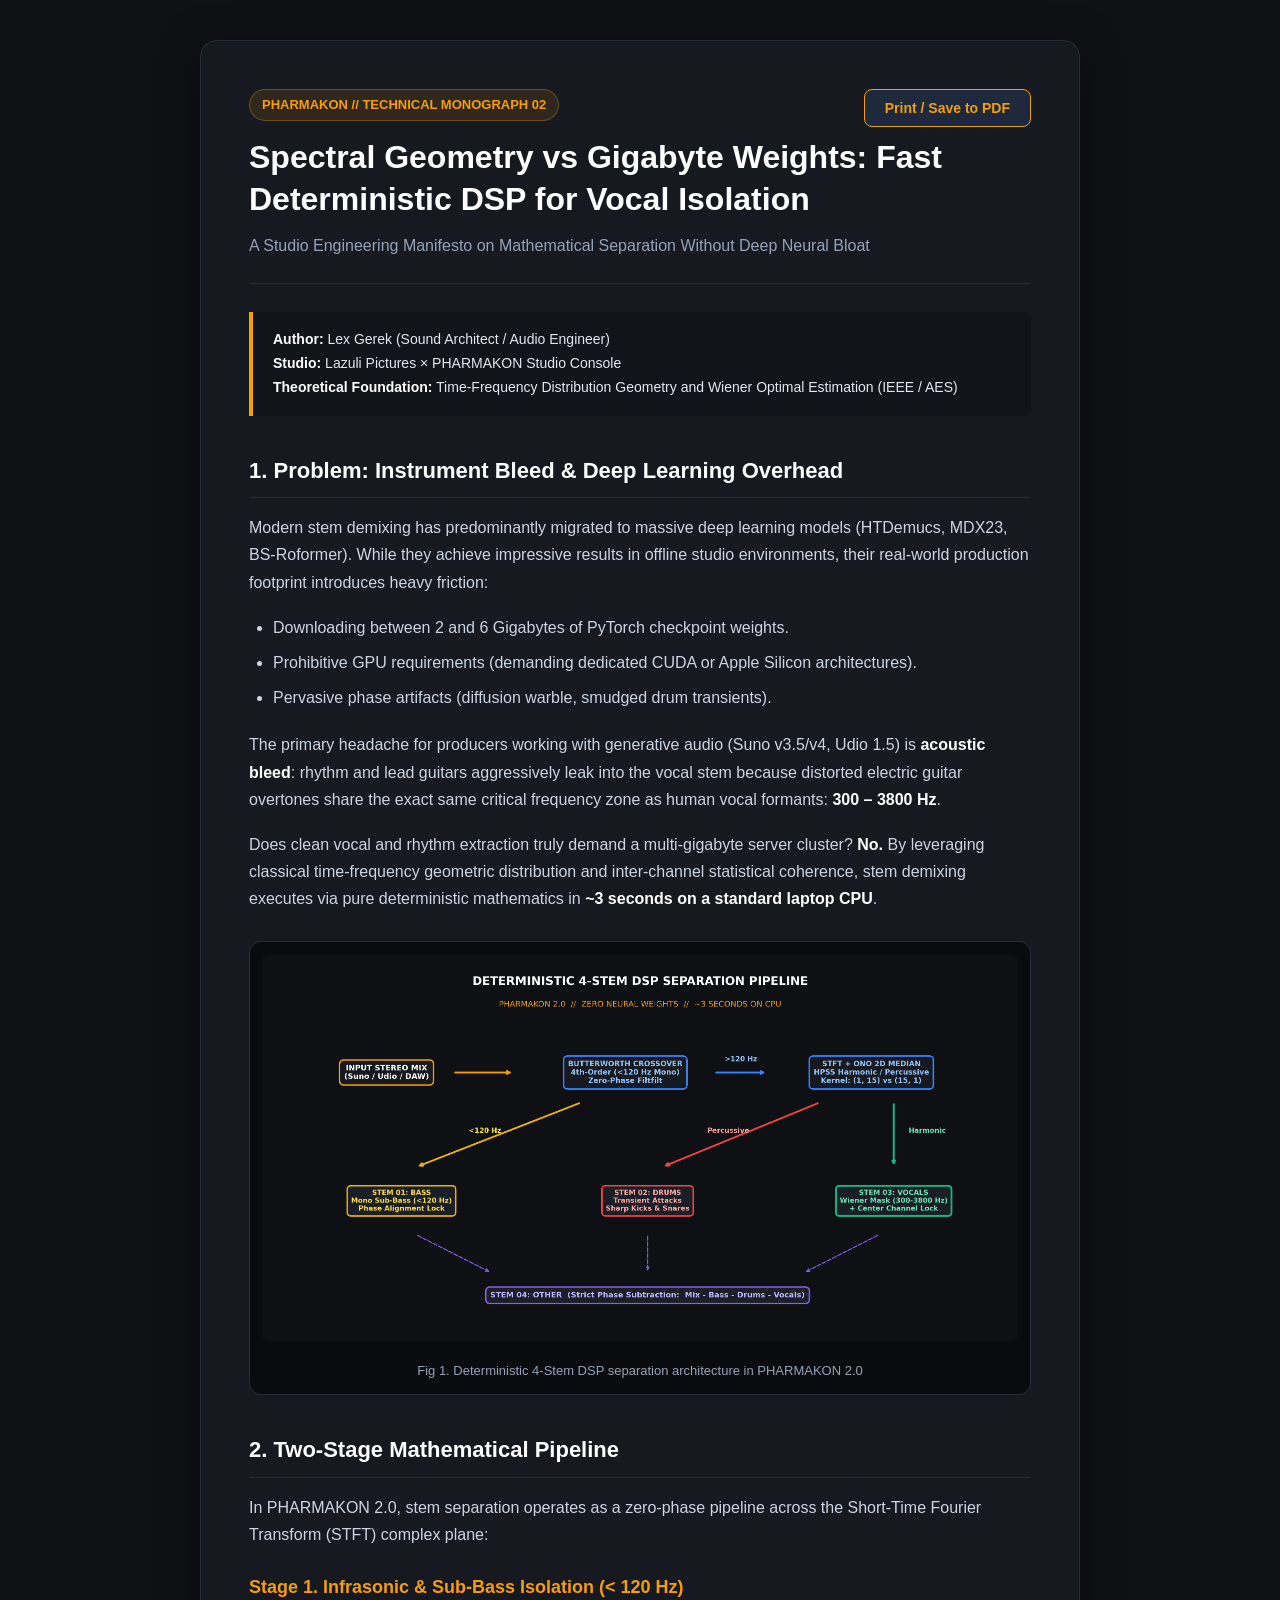
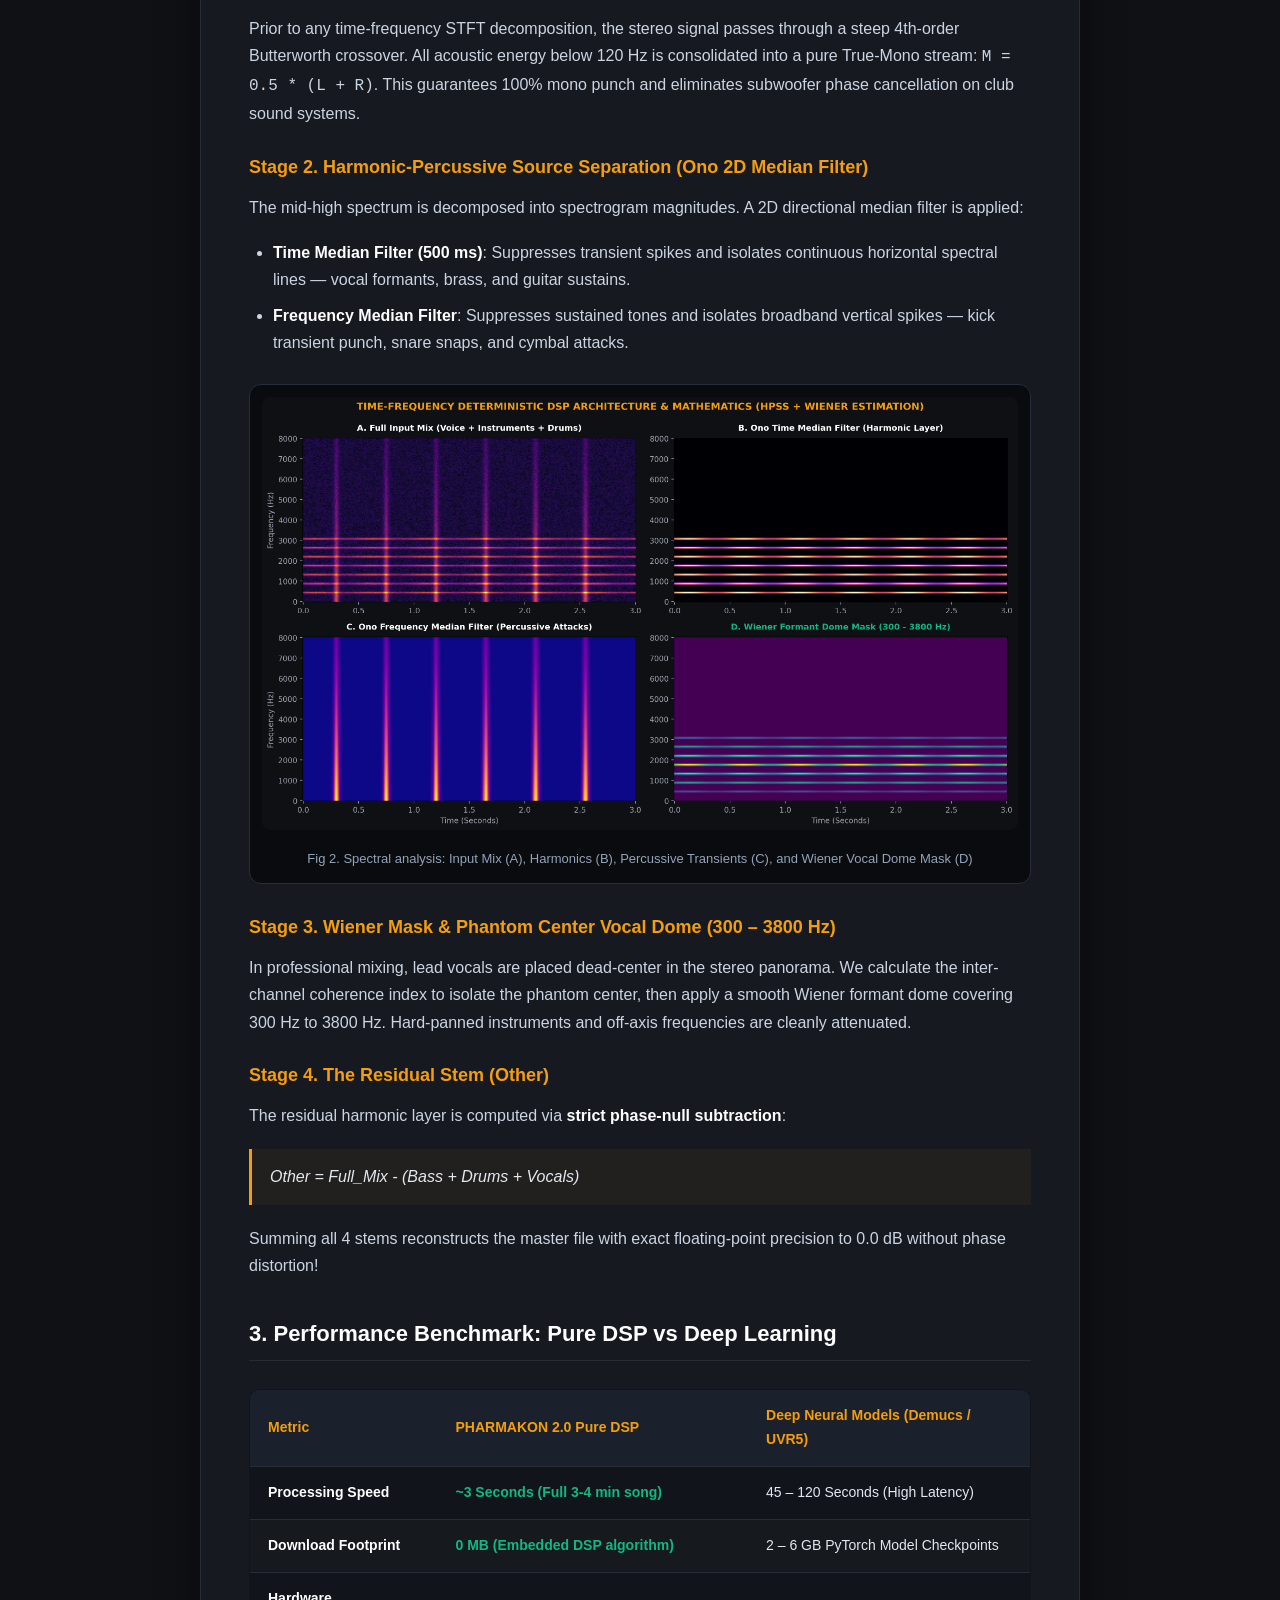
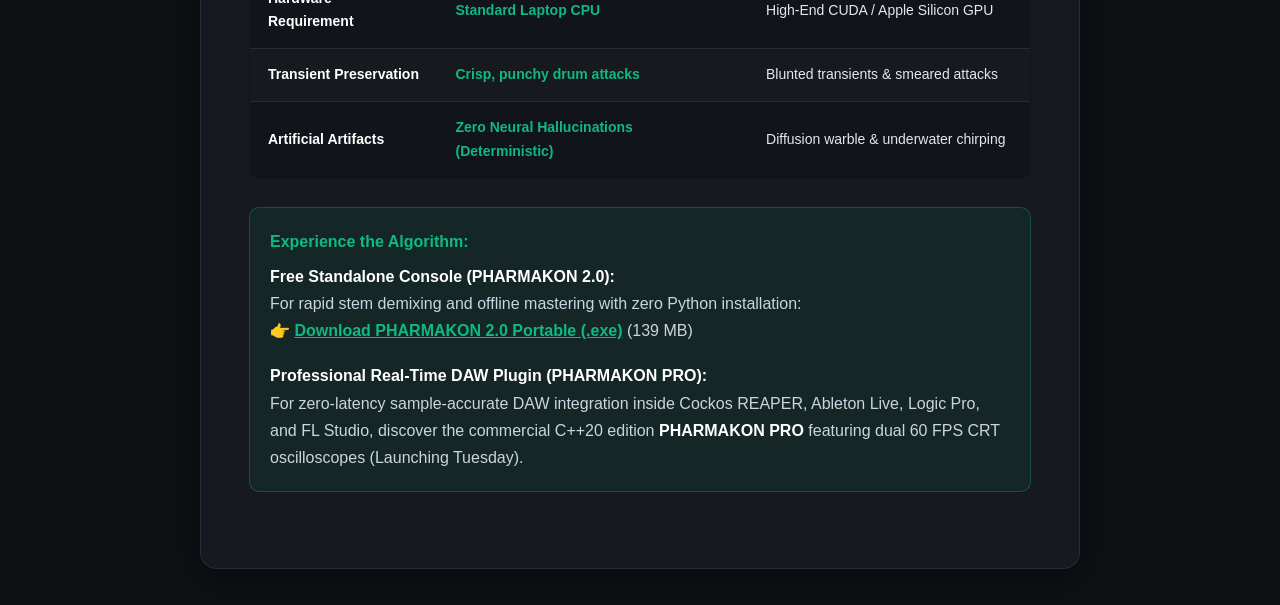
<file: articles/02_Spectral_Geometry_vs_Gigabyte_Weights_EN.html>
<!DOCTYPE html>
<html lang="en">
<head>
<meta charset="UTF-8">
<meta name="viewport" content="width=device-width, initial-scale=1.0">
<title>Spectral Geometry vs Gigabyte Weights: Fast Deterministic DSP for Vocal Isolation // PHARMAKON</title>
<style>
  :root {
    --bg: #0f1115;
    --card-bg: #161920;
    --text: #e2e8f0;
    --text-muted: #94a3b8;
    --accent: #f59e0b;
    --accent-glow: rgba(245, 158, 11, 0.2);
    --border: #262c38;
    --green: #10b981;
    --cyan: #06b6d4;
  }
  * { box-sizing: border-box; margin: 0; padding: 0; }
  body {
    background: var(--bg);
    color: var(--text);
    font-family: -apple-system, BlinkMacSystemFont, "Segoe UI", Roboto, Helvetica, Arial, sans-serif;
    line-height: 1.7;
    padding: 40px 20px;
  }
  .container {
    max-width: 880px;
    margin: 0 auto;
    background: var(--card-bg);
    border: 1px solid var(--border);
    border-radius: 16px;
    padding: 48px;
    box-shadow: 0 10px 40px rgba(0,0,0,0.5);
  }
  .print-btn {
    float: right;
    background: #1e293b;
    color: var(--accent);
    border: 1px solid var(--accent);
    padding: 10px 20px;
    border-radius: 8px;
    font-size: 14px;
    font-weight: 600;
    cursor: pointer;
    transition: all 0.2s;
  }
  .print-btn:hover {
    background: var(--accent);
    color: #000;
  }
  .meta-tag {
    display: inline-block;
    background: rgba(245, 158, 11, 0.12);
    color: var(--accent);
    padding: 4px 12px;
    border-radius: 20px;
    font-size: 13px;
    font-weight: 600;
    margin-bottom: 16px;
    border: 1px solid rgba(245, 158, 11, 0.3);
  }
  h1 {
    font-size: 32px;
    color: #ffffff;
    line-height: 1.3;
    margin-bottom: 12px;
    font-weight: 800;
  }
  .subtitle {
    font-size: 16px;
    color: var(--text-muted);
    margin-bottom: 28px;
    padding-bottom: 24px;
    border-bottom: 1px solid var(--border);
  }
  .author-box {
    background: #11141a;
    border-left: 4px solid var(--accent);
    padding: 16px 20px;
    border-radius: 0 8px 8px 0;
    margin-bottom: 32px;
    font-size: 14px;
  }
  h2 {
    font-size: 22px;
    color: #ffffff;
    margin: 36px 0 16px;
    padding-bottom: 8px;
    border-bottom: 1px solid rgba(255,255,255,0.08);
  }
  h3 {
    font-size: 18px;
    color: var(--accent);
    margin: 24px 0 12px;
  }
  p {
    margin-bottom: 18px;
    color: #cbd5e1;
    font-size: 16px;
  }
  ul, ol {
    margin-left: 24px;
    margin-bottom: 20px;
    color: #cbd5e1;
  }
  li { margin-bottom: 8px; }
  strong { color: #ffffff; }
  
  .img-card {
    background: #090b0e;
    border: 1px solid var(--border);
    border-radius: 12px;
    padding: 12px;
    margin: 28px 0;
    text-align: center;
  }
  .img-card img {
    max-width: 100%;
    height: auto;
    border-radius: 8px;
  }
  .img-caption {
    font-size: 13px;
    color: var(--text-muted);
    margin-top: 10px;
  }
  
  table {
    width: 100%;
    border-collapse: collapse;
    margin: 28px 0;
    background: #11141a;
    border-radius: 10px;
    overflow: hidden;
    border: 1px solid var(--border);
  }
  th {
    background: #1a202c;
    color: var(--accent);
    text-align: left;
    padding: 14px 18px;
    font-size: 14px;
    font-weight: 700;
  }
  td {
    padding: 14px 18px;
    border-top: 1px solid var(--border);
    font-size: 14px;
  }
  tr:nth-child(even) { background: rgba(255, 255, 255, 0.02); }
  .pure-badge {
    color: var(--green);
    font-weight: 700;
  }
  
  .callout {
    background: rgba(16, 185, 129, 0.08);
    border: 1px solid rgba(16, 185, 129, 0.3);
    border-radius: 10px;
    padding: 20px;
    margin: 28px 0;
  }
  .callout-title {
    color: var(--green);
    font-weight: 700;
    margin-bottom: 8px;
    font-size: 16px;
  }
  
  .quote-box {
    font-style: italic;
    background: rgba(245, 158, 11, 0.05);
    border-left: 3px solid var(--accent);
    padding: 14px 18px;
    margin: 20px 0;
    color: #e2e8f0;
  }

  @media print {
    body { background: #ffffff !important; color: #000000 !important; padding: 0; }
    .container { max-width: 100%; border: none; box-shadow: none; padding: 0; }
    .print-btn { display: none; }
    h1, h2, h3, strong { color: #000000 !important; }
    p, li, td { color: #222222 !important; }
    .author-box, .callout, .quote-box, table { border: 1px solid #ccc !important; background: #fafafa !important; }
    th { background: #eeeeee !important; color: #000000 !important; }
    .img-card { background: #ffffff !important; border: 1px solid #eee !important; }
  }
</style>
</head>
<body>

<div class="container">
  <button class="print-btn" onclick="window.print()">Print / Save to PDF</button>
  <span class="meta-tag">PHARMAKON // TECHNICAL MONOGRAPH 02</span>
  
  <h1>Spectral Geometry vs Gigabyte Weights: Fast Deterministic DSP for Vocal Isolation</h1>
  <div class="subtitle">A Studio Engineering Manifesto on Mathematical Separation Without Deep Neural Bloat</div>

  <div class="author-box">
    <strong>Author:</strong> Lex Gerek (Sound Architect / Audio Engineer)<br>
    <strong>Studio:</strong> Lazuli Pictures × PHARMAKON Studio Console<br>
    <strong>Theoretical Foundation:</strong> Time-Frequency Distribution Geometry and Wiener Optimal Estimation (IEEE / AES)
  </div>

  <h2>1. Problem: Instrument Bleed & Deep Learning Overhead</h2>
  <p>
    Modern stem demixing has predominantly migrated to massive deep learning models (HTDemucs, MDX23, BS-Roformer). While they achieve impressive results in offline studio environments, their real-world production footprint introduces heavy friction:
  </p>
  <ul>
    <li>Downloading between 2 and 6 Gigabytes of PyTorch checkpoint weights.</li>
    <li>Prohibitive GPU requirements (demanding dedicated CUDA or Apple Silicon architectures).</li>
    <li>Pervasive phase artifacts (diffusion warble, smudged drum transients).</li>
  </ul>
  <p>
    The primary headache for producers working with generative audio (Suno v3.5/v4, Udio 1.5) is <strong>acoustic bleed</strong>: rhythm and lead guitars aggressively leak into the vocal stem because distorted electric guitar overtones share the exact same critical frequency zone as human vocal formants: <strong>300 – 3800 Hz</strong>.
  </p>
  <p>
    Does clean vocal and rhythm extraction truly demand a multi-gigabyte server cluster? <strong>No.</strong> By leveraging classical time-frequency geometric distribution and inter-channel statistical coherence, stem demixing executes via pure deterministic mathematics in <strong>~3 seconds on a standard laptop CPU</strong>.
  </p>

  <div class="img-card">
    <img src="img/01_pipeline_4stems_en.png" alt="4-Stem DSP Crossover Pipeline">
    <div class="img-caption">Fig 1. Deterministic 4-Stem DSP separation architecture in PHARMAKON 2.0</div>
  </div>

  <h2>2. Two-Stage Mathematical Pipeline</h2>
  <p>
    In PHARMAKON 2.0, stem separation operates as a zero-phase pipeline across the Short-Time Fourier Transform (STFT) complex plane:
  </p>

  <h3>Stage 1. Infrasonic & Sub-Bass Isolation (< 120 Hz)</h3>
  <p>
    Prior to any time-frequency STFT decomposition, the stereo signal passes through a steep 4th-order Butterworth crossover. All acoustic energy below 120 Hz is consolidated into a pure True-Mono stream: <code>M = 0.5 * (L + R)</code>. This guarantees 100% mono punch and eliminates subwoofer phase cancellation on club sound systems.
  </p>

  <h3>Stage 2. Harmonic-Percussive Source Separation (Ono 2D Median Filter)</h3>
  <p>
    The mid-high spectrum is decomposed into spectrogram magnitudes. A 2D directional median filter is applied:
  </p>
  <ul>
    <li><strong>Time Median Filter (500 ms)</strong>: Suppresses transient spikes and isolates continuous horizontal spectral lines — vocal formants, brass, and guitar sustains.</li>
    <li><strong>Frequency Median Filter</strong>: Suppresses sustained tones and isolates broadband vertical spikes — kick transient punch, snare snaps, and cymbal attacks.</li>
  </ul>

  <div class="img-card">
    <img src="img/02_hpss_wiener_spectrogram_en.png" alt="HPSS and Wiener Mask Spectrograms">
    <div class="img-caption">Fig 2. Spectral analysis: Input Mix (A), Harmonics (B), Percussive Transients (C), and Wiener Vocal Dome Mask (D)</div>
  </div>

  <h3>Stage 3. Wiener Mask & Phantom Center Vocal Dome (300 – 3800 Hz)</h3>
  <p>
    In professional mixing, lead vocals are placed dead-center in the stereo panorama. We calculate the inter-channel coherence index to isolate the phantom center, then apply a smooth Wiener formant dome covering 300 Hz to 3800 Hz. Hard-panned instruments and off-axis frequencies are cleanly attenuated.
  </p>

  <h3>Stage 4. The Residual Stem (Other)</h3>
  <p>
    The residual harmonic layer is computed via <strong>strict phase-null subtraction</strong>:
  </p>
  <div class="quote-box">
    Other = Full_Mix - (Bass + Drums + Vocals)
  </div>
  <p>
    Summing all 4 stems reconstructs the master file with exact floating-point precision to 0.0 dB without phase distortion!
  </p>

  <h2>3. Performance Benchmark: Pure DSP vs Deep Learning</h2>
  
  <table>
    <thead>
      <tr>
        <th>Metric</th>
        <th>PHARMAKON 2.0 Pure DSP</th>
        <th>Deep Neural Models (Demucs / UVR5)</th>
      </tr>
    </thead>
    <tbody>
      <tr>
        <td><strong>Processing Speed</strong></td>
        <td><span class="pure-badge">~3 Seconds (Full 3-4 min song)</span></td>
        <td>45 – 120 Seconds (High Latency)</td>
      </tr>
      <tr>
        <td><strong>Download Footprint</strong></td>
        <td><span class="pure-badge">0 MB (Embedded DSP algorithm)</span></td>
        <td>2 – 6 GB PyTorch Model Checkpoints</td>
      </tr>
      <tr>
        <td><strong>Hardware Requirement</strong></td>
        <td><span class="pure-badge">Standard Laptop CPU</span></td>
        <td>High-End CUDA / Apple Silicon GPU</td>
      </tr>
      <tr>
        <td><strong>Transient Preservation</strong></td>
        <td><span class="pure-badge">Crisp, punchy drum attacks</span></td>
        <td>Blunted transients & smeared attacks</td>
      </tr>
      <tr>
        <td><strong>Artificial Artifacts</strong></td>
        <td><span class="pure-badge">Zero Neural Hallucinations (Deterministic)</span></td>
        <td>Diffusion warble & underwater chirping</td>
      </tr>
    </tbody>
  </table>

  <div class="callout">
    <div class="callout-title">Experience the Algorithm:</div>
    <p>
      <strong>Free Standalone Console (PHARMAKON 2.0):</strong><br>
      For rapid stem demixing and offline mastering with zero Python installation:<br>
      👉 <strong><a href="https://github.com/alex-gerek/PHARMAKON/releases/download/v2.0/PHARMAKON_v2.0_Windows_Portable.zip" style="color: #10b981; font-weight: bold;">Download PHARMAKON 2.0 Portable (.exe)</a></strong> (139 MB)
    </p>
    <p style="margin-top: 12px; margin-bottom: 0;">
      <strong>Professional Real-Time DAW Plugin (PHARMAKON PRO):</strong><br>
      For zero-latency sample-accurate DAW integration inside Cockos REAPER, Ableton Live, Logic Pro, and FL Studio, discover the commercial C++20 edition <strong>PHARMAKON PRO</strong> featuring dual 60 FPS CRT oscilloscopes (Launching Tuesday).
    </p>
  </div>

</div>

</body>
</html>
</file>
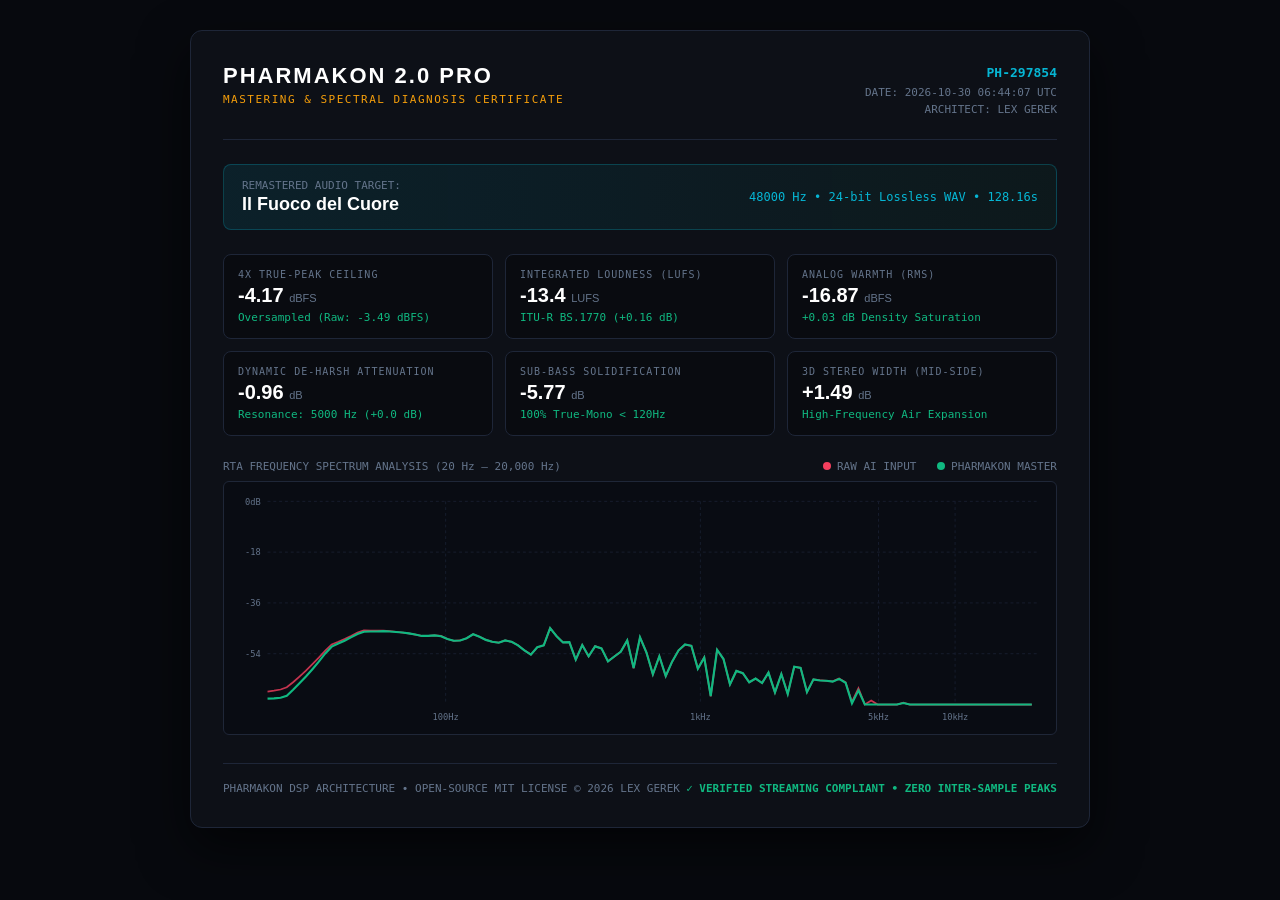
<file: uploads/Remaster/Il Fuoco del Cuore - MASTERING_REPORT.html>
<!DOCTYPE html>
<html lang="en">
<head>
  <meta charset="UTF-8">
  <title>PHARMAKON // Mastering Certificate: Il Fuoco del Cuore</title>
  <style>
    :root {
      --bg: #07090e;
      --card-bg: #0d1017;
      --border: #1e2638;
      --cyan: #06b6d4;
      --emerald: #10b981;
      --amber: #f59e0b;
      --red: #f43f5e;
      --text: #e2e8f0;
      --muted: #64748b;
    }
    * { box-sizing: border-box; margin: 0; padding: 0; }
    body {
      background: var(--bg);
      color: var(--text);
      font-family: -apple-system, BlinkMacSystemFont, "Segoe UI", Roboto, "Helvetica Neue", sans-serif;
      padding: 30px 20px;
      display: flex;
      justify-content: center;
    }
    .certificate-card {
      max-width: 900px;
      width: 100%;
      background: var(--card-bg);
      border: 1px solid var(--border);
      border-radius: 12px;
      padding: 32px;
      box-shadow: 0 20px 50px rgba(0,0,0,0.6);
      position: relative;
      overflow: hidden;
    }
    .cert-header {
      display: flex;
      justify-content: space-between;
      align-items: flex-start;
      border-bottom: 1px solid var(--border);
      padding-bottom: 20px;
      margin-bottom: 24px;
    }
    .cert-title h1 {
      font-size: 22px;
      font-weight: 800;
      letter-spacing: 2px;
      color: #fff;
    }
    .cert-title .subtitle {
      font-family: monospace;
      font-size: 11px;
      color: var(--amber);
      letter-spacing: 1.5px;
      margin-top: 4px;
    }
    .cert-meta {
      text-align: right;
      font-family: monospace;
      font-size: 11px;
      color: var(--muted);
      line-height: 1.6;
    }
    .cert-meta .serial {
      color: var(--cyan);
      font-weight: 700;
      font-size: 13px;
    }
    .track-banner {
      background: linear-gradient(90deg, rgba(6,182,212,0.1) 0%, rgba(16,185,129,0.05) 100%);
      border: 1px solid rgba(6,182,212,0.25);
      border-radius: 8px;
      padding: 14px 18px;
      margin-bottom: 24px;
      display: flex;
      justify-content: space-between;
      align-items: center;
    }
    .track-name {
      font-size: 18px;
      font-weight: 700;
      color: #fff;
    }
    .track-specs {
      font-family: monospace;
      font-size: 12px;
      color: var(--cyan);
    }
    .telemetry-grid {
      display: grid;
      grid-template-columns: repeat(3, 1fr);
      gap: 12px;
      margin-bottom: 24px;
    }
    .t-card {
      background: #090b10;
      border: 1px solid var(--border);
      border-radius: 8px;
      padding: 14px;
    }
    .t-label {
      font-family: monospace;
      font-size: 10px;
      color: var(--muted);
      letter-spacing: 1px;
      margin-bottom: 4px;
    }
    .t-val {
      font-size: 20px;
      font-weight: 800;
      color: #fff;
    }
    .t-val span { font-size: 11px; font-weight: normal; color: var(--muted); }
    .t-sub {
      font-family: monospace;
      font-size: 11px;
      color: var(--emerald);
      margin-top: 4px;
    }
    .chart-section {
      margin-bottom: 24px;
    }
    .chart-header {
      display: flex;
      justify-content: space-between;
      font-family: monospace;
      font-size: 11px;
      color: var(--muted);
      margin-bottom: 8px;
    }
    .legend-item { display: inline-flex; align-items: center; gap: 6px; margin-left: 14px; }
    .legend-dot { width: 8px; height: 8px; border-radius: 50%; }
    .cert-footer {
      display: flex;
      justify-content: space-between;
      align-items: center;
      border-top: 1px solid var(--border);
      padding-top: 18px;
      font-family: monospace;
      font-size: 11px;
      color: var(--muted);
    }
    .cert-seal {
      color: var(--emerald);
      font-weight: 700;
      display: flex;
      align-items: center;
      gap: 6px;
    }
    @media print {
      body { background: #fff; color: #000; padding: 0; }
      .certificate-card { border: 1px solid #ccc; box-shadow: none; }
    }
  </style>
</head>
<body>
  <div class="certificate-card">
    <div class="cert-header">
      <div class="cert-title">
        <h1>PHARMAKON 2.0 PRO</h1>
        <div class="subtitle">MASTERING &amp; SPECTRAL DIAGNOSIS CERTIFICATE</div>
      </div>
      <div class="cert-meta">
        <div class="serial">PH-297854</div>
        <div>DATE: 2026-10-30 06:44:07 UTC</div>
        <div>ARCHITECT: LEX GEREK</div>
      </div>
    </div>

    <div class="track-banner">
      <div>
        <div style="font-size: 11px; font-family: monospace; color: var(--muted); margin-bottom: 2px;">REMASTERED AUDIO TARGET:</div>
        <div class="track-name">Il Fuoco del Cuore</div>
      </div>
      <div class="track-specs">
        48000 Hz &bull; 24-bit Lossless WAV &bull; 128.16s
      </div>
    </div>

    <div class="telemetry-grid">
      <div class="t-card">
        <div class="t-label">4X TRUE-PEAK CEILING</div>
        <div class="t-val">-4.17 <span>dBFS</span></div>
        <div class="t-sub">Oversampled (Raw: -3.49 dBFS)</div>
      </div>
      <div class="t-card">
        <div class="t-label">INTEGRATED LOUDNESS (LUFS)</div>
        <div class="t-val">-13.4 <span>LUFS</span></div>
        <div class="t-sub">ITU-R BS.1770 (+0.16 dB)</div>
      </div>
      <div class="t-card">
        <div class="t-label">ANALOG WARMTH (RMS)</div>
        <div class="t-val">-16.87 <span>dBFS</span></div>
        <div class="t-sub">+0.03 dB Density Saturation</div>
      </div>
      <div class="t-card">
        <div class="t-label">DYNAMIC DE-HARSH ATTENUATION</div>
        <div class="t-val">-0.96 <span>dB</span></div>
        <div class="t-sub">Resonance: 5000 Hz (+0.0 dB)</div>
      </div>
      <div class="t-card">
        <div class="t-label">SUB-BASS SOLIDIFICATION</div>
        <div class="t-val">-5.77 <span>dB</span></div>
        <div class="t-sub">100% True-Mono &lt; 120Hz</div>
      </div>
      <div class="t-card">
        <div class="t-label">3D STEREO WIDTH (MID-SIDE)</div>
        <div class="t-val">+1.49 <span>dB</span></div>
        <div class="t-sub">High-Frequency Air Expansion</div>
      </div>
    </div>

    <div class="chart-section">
      <div class="chart-header">
        <span>RTA FREQUENCY SPECTRUM ANALYSIS (20 Hz &ndash; 20,000 Hz)</span>
        <div>
          <span class="legend-item"><span class="legend-dot" style="background:#f43f5e;"></span> RAW AI INPUT</span>
          <span class="legend-item"><span class="legend-dot" style="background:#10b981;"></span> PHARMAKON MASTER</span>
        </div>
      </div>
      <svg viewBox="0 0 860 260" width="100%" height="auto" style="background:#090c13; border-radius:6px; border:1px solid #1f2738;">
      <!-- Grid Lines -->
      <line x1="45" y1="20" x2="840" y2="20" stroke="#171e2e" stroke-dasharray="3,3"/>
      <text x="38" y="24" fill="#64748b" font-size="9" text-anchor="end" font-family="monospace">0dB</text>
      <line x1="45" y1="72.5" x2="840" y2="72.5" stroke="#171e2e" stroke-dasharray="3,3"/>
      <text x="38" y="75.5" fill="#64748b" font-size="9" text-anchor="end" font-family="monospace">-18</text>
      <line x1="45" y1="125.0" x2="840" y2="125.0" stroke="#171e2e" stroke-dasharray="3,3"/>
      <text x="38" y="128.0" fill="#64748b" font-size="9" text-anchor="end" font-family="monospace">-36</text>
      <line x1="45" y1="177.5" x2="840" y2="177.5" stroke="#171e2e" stroke-dasharray="3,3"/>
      <text x="38" y="180.5" fill="#64748b" font-size="9" text-anchor="end" font-family="monospace">-54</text>

      <!-- Freq Grid -->
      <line x1="229.1" y1="20" x2="229.1" y2="230" stroke="#171e2e" stroke-dasharray="3,3"/>
      <text x="229.1" y="246" fill="#64748b" font-size="9" text-anchor="middle" font-family="monospace">100Hz</text>
      <line x1="492.4" y1="20" x2="492.4" y2="230" stroke="#171e2e" stroke-dasharray="3,3"/>
      <text x="492.4" y="246" fill="#64748b" font-size="9" text-anchor="middle" font-family="monospace">1kHz</text>
      <line x1="676.5" y1="20" x2="676.5" y2="230" stroke="#171e2e" stroke-dasharray="3,3"/>
      <text x="676.5" y="246" fill="#64748b" font-size="9" text-anchor="middle" font-family="monospace">5kHz</text>
      <line x1="755.7" y1="20" x2="755.7" y2="230" stroke="#171e2e" stroke-dasharray="3,3"/>
      <text x="755.7" y="246" fill="#64748b" font-size="9" text-anchor="middle" font-family="monospace">10kHz</text>

      <!-- Curves -->
      <path d="M 45.0,216.6 L 51.7,215.7 L 58.5,214.5 L 64.9,212.2 L 71.4,207.0 L 78.0,201.1 L 84.7,195.0 L 91.4,188.3 L 98.0,181.6 L 104.7,174.3 L 111.3,167.9 L 118.1,165.2 L 124.6,162.3 L 131.2,159.1 L 138.0,155.6 L 144.6,153.3 L 151.2,153.6 L 158.0,153.6 L 164.6,153.6 L 171.2,154.2 L 177.8,154.8 L 184.5,155.6 L 191.0,156.5 L 197.7,157.7 L 204.4,159.1 L 211.0,159.1 L 217.6,158.5 L 224.3,159.1 L 230.9,162.3 L 237.5,164.1 L 244.1,163.8 L 250.8,161.5 L 257.5,157.4 L 264.1,160.0 L 270.7,163.2 L 277.3,165.2 L 284.0,166.1 L 290.6,163.8 L 297.3,165.2 L 303.9,168.8 L 310.5,174.0 L 317.2,178.4 L 323.8,170.8 L 330.5,168.8 L 337.1,151.0 L 343.8,159.4 L 350.4,165.8 L 357.0,165.5 L 363.6,183.6 L 370.3,168.5 L 376.9,180.4 L 383.6,169.6 L 390.2,172.0 L 396.9,185.4 L 403.5,180.4 L 410.1,175.5 L 416.8,163.8 L 423.4,192.7 L 430.0,160.6 L 436.7,176.3 L 443.3,198.8 L 450.0,180.1 L 456.6,200.8 L 463.2,185.7 L 469.9,174.0 L 476.5,168.2 L 483.1,169.3 L 489.8,192.7 L 496.4,181.3 L 503.1,221.5 L 509.7,173.4 L 516.3,183.0 L 523.0,209.3 L 529.6,195.3 L 536.3,197.6 L 542.9,207.0 L 549.5,203.2 L 556.2,207.8 L 562.8,197.0 L 569.5,217.5 L 576.1,198.5 L 582.7,218.9 L 589.4,190.9 L 596.0,192.1 L 602.6,217.2 L 609.3,204.0 L 615.9,204.9 L 622.6,205.5 L 629.2,206.1 L 635.8,203.2 L 642.5,207.0 L 649.1,227.4 L 655.8,213.1 L 662.4,230.0 L 669.0,225.9 L 675.7,230.0 L 682.3,230.0 L 688.9,230.0 L 695.6,230.0 L 702.2,228.2 L 708.9,230.0 L 715.5,230.0 L 722.1,230.0 L 728.8,230.0 L 735.4,230.0 L 742.1,230.0 L 748.7,230.0 L 755.3,230.0 L 762.0,230.0 L 768.6,230.0 L 775.3,230.0 L 781.9,230.0 L 788.5,230.0 L 795.2,230.0 L 801.8,230.0 L 808.4,230.0 L 815.1,230.0 L 821.7,230.0 L 828.4,230.0 L 835.0,230.0" fill="none" stroke="#f43f5e" stroke-width="1.8" opacity="0.8"/>
      <path d="M 45.0,223.9 L 51.7,223.6 L 58.5,223.0 L 64.9,221.0 L 71.4,214.8 L 78.0,208.1 L 84.7,201.1 L 91.4,193.5 L 98.0,185.7 L 104.7,177.2 L 111.3,170.2 L 118.1,167.0 L 124.6,164.1 L 131.2,160.6 L 138.0,157.1 L 144.6,154.8 L 151.2,154.5 L 158.0,154.5 L 164.6,154.2 L 171.2,154.5 L 177.8,155.0 L 184.5,155.6 L 191.0,156.5 L 197.7,157.7 L 204.4,159.1 L 211.0,159.1 L 217.6,158.5 L 224.3,159.4 L 230.9,162.3 L 237.5,164.1 L 244.1,163.8 L 250.8,161.5 L 257.5,157.4 L 264.1,160.0 L 270.7,163.2 L 277.3,165.2 L 284.0,166.1 L 290.6,163.8 L 297.3,165.2 L 303.9,168.8 L 310.5,174.0 L 317.2,178.4 L 323.8,170.8 L 330.5,168.8 L 337.1,151.0 L 343.8,159.4 L 350.4,165.8 L 357.0,165.5 L 363.6,183.6 L 370.3,168.5 L 376.9,180.1 L 383.6,169.9 L 390.2,172.0 L 396.9,185.4 L 403.5,180.4 L 410.1,175.5 L 416.8,163.8 L 423.4,192.4 L 430.0,160.6 L 436.7,176.3 L 443.3,198.8 L 450.0,180.1 L 456.6,200.5 L 463.2,185.7 L 469.9,174.0 L 476.5,167.9 L 483.1,169.3 L 489.8,193.0 L 496.4,181.6 L 503.1,221.2 L 509.7,173.4 L 516.3,183.0 L 523.0,209.3 L 529.6,195.3 L 536.3,197.6 L 542.9,207.0 L 549.5,203.2 L 556.2,207.8 L 562.8,197.0 L 569.5,217.5 L 576.1,198.5 L 582.7,219.2 L 589.4,190.9 L 596.0,192.1 L 602.6,217.2 L 609.3,204.0 L 615.9,205.2 L 622.6,205.5 L 629.2,206.4 L 635.8,203.5 L 642.5,207.5 L 649.1,228.8 L 655.8,215.4 L 662.4,230.0 L 669.0,230.0 L 675.7,230.0 L 682.3,230.0 L 688.9,230.0 L 695.6,230.0 L 702.2,228.5 L 708.9,230.0 L 715.5,230.0 L 722.1,230.0 L 728.8,230.0 L 735.4,230.0 L 742.1,230.0 L 748.7,230.0 L 755.3,230.0 L 762.0,230.0 L 768.6,230.0 L 775.3,230.0 L 781.9,230.0 L 788.5,230.0 L 795.2,230.0 L 801.8,230.0 L 808.4,230.0 L 815.1,230.0 L 821.7,230.0 L 828.4,230.0 L 835.0,230.0" fill="none" stroke="#10b981" stroke-width="2.2"/>
    </svg>
    </div>

    <div class="cert-footer">
      <div>PHARMAKON DSP ARCHITECTURE &bull; OPEN-SOURCE MIT LICENSE &copy; 2026 LEX GEREK</div>
      <div class="cert-seal">&#10003; VERIFIED STREAMING COMPLIANT &bull; ZERO INTER-SAMPLE PEAKS</div>
    </div>
  </div>
</body>
</html>
</file>
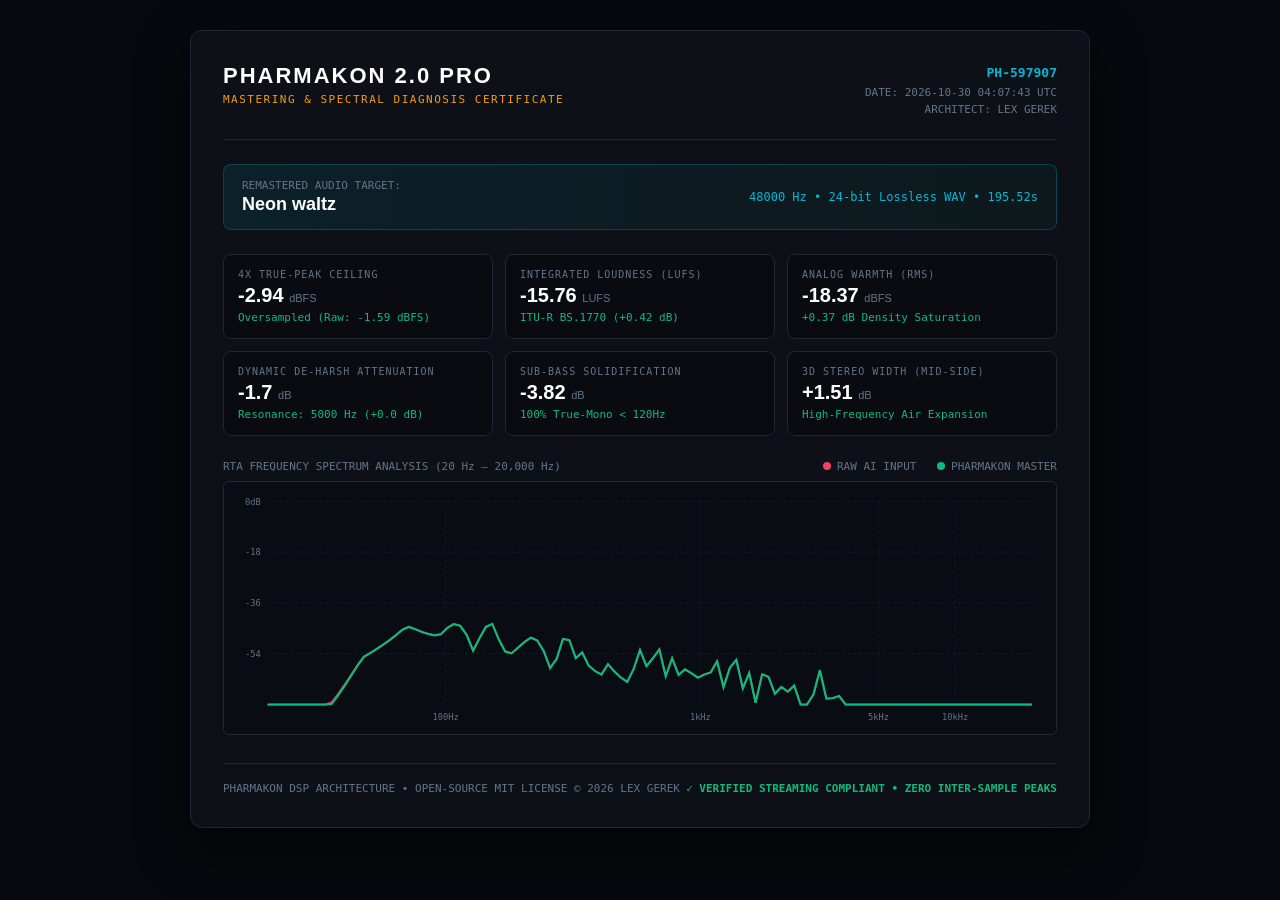
<file: uploads/Remaster/Neon waltz - MASTERING_REPORT.html>
<!DOCTYPE html>
<html lang="en">
<head>
  <meta charset="UTF-8">
  <title>PHARMAKON // Mastering Certificate: Neon waltz</title>
  <style>
    :root {
      --bg: #07090e;
      --card-bg: #0d1017;
      --border: #1e2638;
      --cyan: #06b6d4;
      --emerald: #10b981;
      --amber: #f59e0b;
      --red: #f43f5e;
      --text: #e2e8f0;
      --muted: #64748b;
    }
    * { box-sizing: border-box; margin: 0; padding: 0; }
    body {
      background: var(--bg);
      color: var(--text);
      font-family: -apple-system, BlinkMacSystemFont, "Segoe UI", Roboto, "Helvetica Neue", sans-serif;
      padding: 30px 20px;
      display: flex;
      justify-content: center;
    }
    .certificate-card {
      max-width: 900px;
      width: 100%;
      background: var(--card-bg);
      border: 1px solid var(--border);
      border-radius: 12px;
      padding: 32px;
      box-shadow: 0 20px 50px rgba(0,0,0,0.6);
      position: relative;
      overflow: hidden;
    }
    .cert-header {
      display: flex;
      justify-content: space-between;
      align-items: flex-start;
      border-bottom: 1px solid var(--border);
      padding-bottom: 20px;
      margin-bottom: 24px;
    }
    .cert-title h1 {
      font-size: 22px;
      font-weight: 800;
      letter-spacing: 2px;
      color: #fff;
    }
    .cert-title .subtitle {
      font-family: monospace;
      font-size: 11px;
      color: var(--amber);
      letter-spacing: 1.5px;
      margin-top: 4px;
    }
    .cert-meta {
      text-align: right;
      font-family: monospace;
      font-size: 11px;
      color: var(--muted);
      line-height: 1.6;
    }
    .cert-meta .serial {
      color: var(--cyan);
      font-weight: 700;
      font-size: 13px;
    }
    .track-banner {
      background: linear-gradient(90deg, rgba(6,182,212,0.1) 0%, rgba(16,185,129,0.05) 100%);
      border: 1px solid rgba(6,182,212,0.25);
      border-radius: 8px;
      padding: 14px 18px;
      margin-bottom: 24px;
      display: flex;
      justify-content: space-between;
      align-items: center;
    }
    .track-name {
      font-size: 18px;
      font-weight: 700;
      color: #fff;
    }
    .track-specs {
      font-family: monospace;
      font-size: 12px;
      color: var(--cyan);
    }
    .telemetry-grid {
      display: grid;
      grid-template-columns: repeat(3, 1fr);
      gap: 12px;
      margin-bottom: 24px;
    }
    .t-card {
      background: #090b10;
      border: 1px solid var(--border);
      border-radius: 8px;
      padding: 14px;
    }
    .t-label {
      font-family: monospace;
      font-size: 10px;
      color: var(--muted);
      letter-spacing: 1px;
      margin-bottom: 4px;
    }
    .t-val {
      font-size: 20px;
      font-weight: 800;
      color: #fff;
    }
    .t-val span { font-size: 11px; font-weight: normal; color: var(--muted); }
    .t-sub {
      font-family: monospace;
      font-size: 11px;
      color: var(--emerald);
      margin-top: 4px;
    }
    .chart-section {
      margin-bottom: 24px;
    }
    .chart-header {
      display: flex;
      justify-content: space-between;
      font-family: monospace;
      font-size: 11px;
      color: var(--muted);
      margin-bottom: 8px;
    }
    .legend-item { display: inline-flex; align-items: center; gap: 6px; margin-left: 14px; }
    .legend-dot { width: 8px; height: 8px; border-radius: 50%; }
    .cert-footer {
      display: flex;
      justify-content: space-between;
      align-items: center;
      border-top: 1px solid var(--border);
      padding-top: 18px;
      font-family: monospace;
      font-size: 11px;
      color: var(--muted);
    }
    .cert-seal {
      color: var(--emerald);
      font-weight: 700;
      display: flex;
      align-items: center;
      gap: 6px;
    }
    @media print {
      body { background: #fff; color: #000; padding: 0; }
      .certificate-card { border: 1px solid #ccc; box-shadow: none; }
    }
  </style>
</head>
<body>
  <div class="certificate-card">
    <div class="cert-header">
      <div class="cert-title">
        <h1>PHARMAKON 2.0 PRO</h1>
        <div class="subtitle">MASTERING &amp; SPECTRAL DIAGNOSIS CERTIFICATE</div>
      </div>
      <div class="cert-meta">
        <div class="serial">PH-597907</div>
        <div>DATE: 2026-10-30 04:07:43 UTC</div>
        <div>ARCHITECT: LEX GEREK</div>
      </div>
    </div>

    <div class="track-banner">
      <div>
        <div style="font-size: 11px; font-family: monospace; color: var(--muted); margin-bottom: 2px;">REMASTERED AUDIO TARGET:</div>
        <div class="track-name">Neon waltz</div>
      </div>
      <div class="track-specs">
        48000 Hz &bull; 24-bit Lossless WAV &bull; 195.52s
      </div>
    </div>

    <div class="telemetry-grid">
      <div class="t-card">
        <div class="t-label">4X TRUE-PEAK CEILING</div>
        <div class="t-val">-2.94 <span>dBFS</span></div>
        <div class="t-sub">Oversampled (Raw: -1.59 dBFS)</div>
      </div>
      <div class="t-card">
        <div class="t-label">INTEGRATED LOUDNESS (LUFS)</div>
        <div class="t-val">-15.76 <span>LUFS</span></div>
        <div class="t-sub">ITU-R BS.1770 (+0.42 dB)</div>
      </div>
      <div class="t-card">
        <div class="t-label">ANALOG WARMTH (RMS)</div>
        <div class="t-val">-18.37 <span>dBFS</span></div>
        <div class="t-sub">+0.37 dB Density Saturation</div>
      </div>
      <div class="t-card">
        <div class="t-label">DYNAMIC DE-HARSH ATTENUATION</div>
        <div class="t-val">-1.7 <span>dB</span></div>
        <div class="t-sub">Resonance: 5000 Hz (+0.0 dB)</div>
      </div>
      <div class="t-card">
        <div class="t-label">SUB-BASS SOLIDIFICATION</div>
        <div class="t-val">-3.82 <span>dB</span></div>
        <div class="t-sub">100% True-Mono &lt; 120Hz</div>
      </div>
      <div class="t-card">
        <div class="t-label">3D STEREO WIDTH (MID-SIDE)</div>
        <div class="t-val">+1.51 <span>dB</span></div>
        <div class="t-sub">High-Frequency Air Expansion</div>
      </div>
    </div>

    <div class="chart-section">
      <div class="chart-header">
        <span>RTA FREQUENCY SPECTRUM ANALYSIS (20 Hz &ndash; 20,000 Hz)</span>
        <div>
          <span class="legend-item"><span class="legend-dot" style="background:#f43f5e;"></span> RAW AI INPUT</span>
          <span class="legend-item"><span class="legend-dot" style="background:#10b981;"></span> PHARMAKON MASTER</span>
        </div>
      </div>
      <svg viewBox="0 0 860 260" width="100%" height="auto" style="background:#090c13; border-radius:6px; border:1px solid #1f2738;">
      <!-- Grid Lines -->
      <line x1="45" y1="20" x2="840" y2="20" stroke="#171e2e" stroke-dasharray="3,3"/>
      <text x="38" y="24" fill="#64748b" font-size="9" text-anchor="end" font-family="monospace">0dB</text>
      <line x1="45" y1="72.5" x2="840" y2="72.5" stroke="#171e2e" stroke-dasharray="3,3"/>
      <text x="38" y="75.5" fill="#64748b" font-size="9" text-anchor="end" font-family="monospace">-18</text>
      <line x1="45" y1="125.0" x2="840" y2="125.0" stroke="#171e2e" stroke-dasharray="3,3"/>
      <text x="38" y="128.0" fill="#64748b" font-size="9" text-anchor="end" font-family="monospace">-36</text>
      <line x1="45" y1="177.5" x2="840" y2="177.5" stroke="#171e2e" stroke-dasharray="3,3"/>
      <text x="38" y="180.5" fill="#64748b" font-size="9" text-anchor="end" font-family="monospace">-54</text>

      <!-- Freq Grid -->
      <line x1="229.1" y1="20" x2="229.1" y2="230" stroke="#171e2e" stroke-dasharray="3,3"/>
      <text x="229.1" y="246" fill="#64748b" font-size="9" text-anchor="middle" font-family="monospace">100Hz</text>
      <line x1="492.4" y1="20" x2="492.4" y2="230" stroke="#171e2e" stroke-dasharray="3,3"/>
      <text x="492.4" y="246" fill="#64748b" font-size="9" text-anchor="middle" font-family="monospace">1kHz</text>
      <line x1="676.5" y1="20" x2="676.5" y2="230" stroke="#171e2e" stroke-dasharray="3,3"/>
      <text x="676.5" y="246" fill="#64748b" font-size="9" text-anchor="middle" font-family="monospace">5kHz</text>
      <line x1="755.7" y1="20" x2="755.7" y2="230" stroke="#171e2e" stroke-dasharray="3,3"/>
      <text x="755.7" y="246" fill="#64748b" font-size="9" text-anchor="middle" font-family="monospace">10kHz</text>

      <!-- Curves -->
      <path d="M 45.0,230.0 L 51.7,230.0 L 58.5,230.0 L 64.9,230.0 L 71.4,230.0 L 78.0,230.0 L 84.7,230.0 L 91.4,230.0 L 98.0,230.0 L 104.7,230.0 L 111.3,227.4 L 118.1,218.6 L 124.6,209.3 L 131.2,199.4 L 138.0,189.2 L 144.6,180.4 L 151.2,176.6 L 158.0,172.3 L 164.6,167.9 L 171.2,163.2 L 177.8,158.0 L 184.5,152.4 L 191.0,149.5 L 197.7,152.1 L 204.4,154.8 L 211.0,156.8 L 217.6,158.5 L 224.3,157.1 L 230.9,150.7 L 237.5,146.6 L 244.1,148.6 L 250.8,158.0 L 257.5,174.3 L 264.1,161.5 L 270.7,149.8 L 277.3,146.6 L 284.0,162.6 L 290.6,174.9 L 297.3,176.9 L 303.9,171.1 L 310.5,165.2 L 317.2,160.6 L 323.8,163.5 L 330.5,174.6 L 337.1,192.1 L 343.8,182.5 L 350.4,162.0 L 357.0,163.5 L 363.6,181.9 L 370.3,176.0 L 376.9,189.5 L 383.6,195.3 L 390.2,198.8 L 396.9,188.0 L 403.5,195.6 L 410.1,202.0 L 416.8,206.4 L 423.4,193.5 L 430.0,173.4 L 436.7,190.3 L 443.3,182.2 L 450.0,172.8 L 456.6,200.8 L 463.2,181.9 L 469.9,199.4 L 476.5,193.5 L 483.1,197.6 L 489.8,202.0 L 496.4,198.8 L 503.1,196.8 L 509.7,185.1 L 516.3,211.6 L 523.0,191.8 L 529.6,183.6 L 536.3,213.1 L 542.9,197.0 L 549.5,228.2 L 556.2,198.8 L 562.8,201.4 L 569.5,218.9 L 576.1,211.9 L 582.7,216.6 L 589.4,210.2 L 596.0,230.0 L 602.6,230.0 L 609.3,219.5 L 615.9,194.4 L 622.6,223.6 L 629.2,223.3 L 635.8,221.2 L 642.5,230.0 L 649.1,230.0 L 655.8,230.0 L 662.4,230.0 L 669.0,230.0 L 675.7,230.0 L 682.3,230.0 L 688.9,230.0 L 695.6,230.0 L 702.2,230.0 L 708.9,230.0 L 715.5,230.0 L 722.1,230.0 L 728.8,230.0 L 735.4,230.0 L 742.1,230.0 L 748.7,230.0 L 755.3,230.0 L 762.0,230.0 L 768.6,230.0 L 775.3,230.0 L 781.9,230.0 L 788.5,230.0 L 795.2,230.0 L 801.8,230.0 L 808.4,230.0 L 815.1,230.0 L 821.7,230.0 L 828.4,230.0 L 835.0,230.0" fill="none" stroke="#f43f5e" stroke-width="1.8" opacity="0.8"/>
      <path d="M 45.0,230.0 L 51.7,230.0 L 58.5,230.0 L 64.9,230.0 L 71.4,230.0 L 78.0,230.0 L 84.7,230.0 L 91.4,230.0 L 98.0,230.0 L 104.7,230.0 L 111.3,229.4 L 118.1,220.4 L 124.6,210.8 L 131.2,200.5 L 138.0,189.8 L 144.6,180.7 L 151.2,176.9 L 158.0,172.5 L 164.6,168.2 L 171.2,163.5 L 177.8,158.2 L 184.5,152.7 L 191.0,149.8 L 197.7,152.1 L 204.4,155.0 L 211.0,157.1 L 217.6,158.5 L 224.3,157.4 L 230.9,150.7 L 237.5,146.9 L 244.1,148.6 L 250.8,158.0 L 257.5,174.3 L 264.1,161.5 L 270.7,149.8 L 277.3,146.6 L 284.0,162.6 L 290.6,175.2 L 297.3,177.2 L 303.9,171.4 L 310.5,165.5 L 317.2,160.9 L 323.8,163.8 L 330.5,174.9 L 337.1,192.4 L 343.8,183.0 L 350.4,162.3 L 357.0,163.5 L 363.6,182.2 L 370.3,176.3 L 376.9,189.8 L 383.6,195.6 L 390.2,199.1 L 396.9,188.3 L 403.5,195.9 L 410.1,202.0 L 416.8,206.7 L 423.4,193.5 L 430.0,173.7 L 436.7,190.3 L 443.3,182.2 L 450.0,173.1 L 456.6,200.8 L 463.2,182.2 L 469.9,199.4 L 476.5,193.8 L 483.1,197.6 L 489.8,202.3 L 496.4,199.1 L 503.1,196.8 L 509.7,185.4 L 516.3,212.2 L 523.0,191.8 L 529.6,183.9 L 536.3,213.4 L 542.9,197.6 L 549.5,228.2 L 556.2,198.8 L 562.8,201.4 L 569.5,218.9 L 576.1,211.9 L 582.7,216.6 L 589.4,210.5 L 596.0,230.0 L 602.6,230.0 L 609.3,219.8 L 615.9,194.7 L 622.6,223.9 L 629.2,223.6 L 635.8,221.2 L 642.5,230.0 L 649.1,230.0 L 655.8,230.0 L 662.4,230.0 L 669.0,230.0 L 675.7,230.0 L 682.3,230.0 L 688.9,230.0 L 695.6,230.0 L 702.2,230.0 L 708.9,230.0 L 715.5,230.0 L 722.1,230.0 L 728.8,230.0 L 735.4,230.0 L 742.1,230.0 L 748.7,230.0 L 755.3,230.0 L 762.0,230.0 L 768.6,230.0 L 775.3,230.0 L 781.9,230.0 L 788.5,230.0 L 795.2,230.0 L 801.8,230.0 L 808.4,230.0 L 815.1,230.0 L 821.7,230.0 L 828.4,230.0 L 835.0,230.0" fill="none" stroke="#10b981" stroke-width="2.2"/>
    </svg>
    </div>

    <div class="cert-footer">
      <div>PHARMAKON DSP ARCHITECTURE &bull; OPEN-SOURCE MIT LICENSE &copy; 2026 LEX GEREK</div>
      <div class="cert-seal">&#10003; VERIFIED STREAMING COMPLIANT &bull; ZERO INTER-SAMPLE PEAKS</div>
    </div>
  </div>
</body>
</html>
</file>
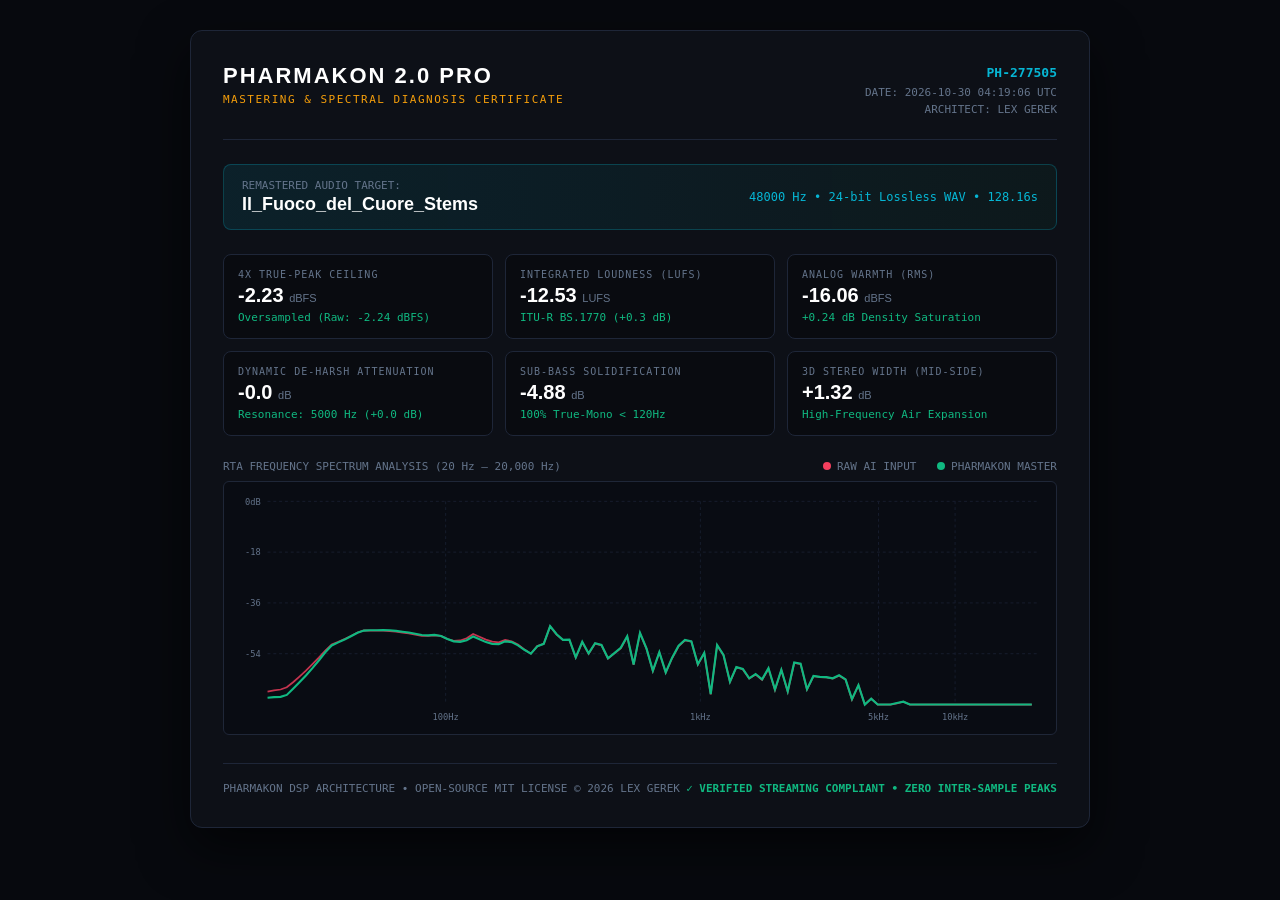
<file: uploads/Il_Fuoco_del_Cuore_Stems/Remaster/Il_Fuoco_del_Cuore_Stems - MASTERING_REPORT.html>
<!DOCTYPE html>
<html lang="en">
<head>
  <meta charset="UTF-8">
  <title>PHARMAKON // Mastering Certificate: Il_Fuoco_del_Cuore_Stems</title>
  <style>
    :root {
      --bg: #07090e;
      --card-bg: #0d1017;
      --border: #1e2638;
      --cyan: #06b6d4;
      --emerald: #10b981;
      --amber: #f59e0b;
      --red: #f43f5e;
      --text: #e2e8f0;
      --muted: #64748b;
    }
    * { box-sizing: border-box; margin: 0; padding: 0; }
    body {
      background: var(--bg);
      color: var(--text);
      font-family: -apple-system, BlinkMacSystemFont, "Segoe UI", Roboto, "Helvetica Neue", sans-serif;
      padding: 30px 20px;
      display: flex;
      justify-content: center;
    }
    .certificate-card {
      max-width: 900px;
      width: 100%;
      background: var(--card-bg);
      border: 1px solid var(--border);
      border-radius: 12px;
      padding: 32px;
      box-shadow: 0 20px 50px rgba(0,0,0,0.6);
      position: relative;
      overflow: hidden;
    }
    .cert-header {
      display: flex;
      justify-content: space-between;
      align-items: flex-start;
      border-bottom: 1px solid var(--border);
      padding-bottom: 20px;
      margin-bottom: 24px;
    }
    .cert-title h1 {
      font-size: 22px;
      font-weight: 800;
      letter-spacing: 2px;
      color: #fff;
    }
    .cert-title .subtitle {
      font-family: monospace;
      font-size: 11px;
      color: var(--amber);
      letter-spacing: 1.5px;
      margin-top: 4px;
    }
    .cert-meta {
      text-align: right;
      font-family: monospace;
      font-size: 11px;
      color: var(--muted);
      line-height: 1.6;
    }
    .cert-meta .serial {
      color: var(--cyan);
      font-weight: 700;
      font-size: 13px;
    }
    .track-banner {
      background: linear-gradient(90deg, rgba(6,182,212,0.1) 0%, rgba(16,185,129,0.05) 100%);
      border: 1px solid rgba(6,182,212,0.25);
      border-radius: 8px;
      padding: 14px 18px;
      margin-bottom: 24px;
      display: flex;
      justify-content: space-between;
      align-items: center;
    }
    .track-name {
      font-size: 18px;
      font-weight: 700;
      color: #fff;
    }
    .track-specs {
      font-family: monospace;
      font-size: 12px;
      color: var(--cyan);
    }
    .telemetry-grid {
      display: grid;
      grid-template-columns: repeat(3, 1fr);
      gap: 12px;
      margin-bottom: 24px;
    }
    .t-card {
      background: #090b10;
      border: 1px solid var(--border);
      border-radius: 8px;
      padding: 14px;
    }
    .t-label {
      font-family: monospace;
      font-size: 10px;
      color: var(--muted);
      letter-spacing: 1px;
      margin-bottom: 4px;
    }
    .t-val {
      font-size: 20px;
      font-weight: 800;
      color: #fff;
    }
    .t-val span { font-size: 11px; font-weight: normal; color: var(--muted); }
    .t-sub {
      font-family: monospace;
      font-size: 11px;
      color: var(--emerald);
      margin-top: 4px;
    }
    .chart-section {
      margin-bottom: 24px;
    }
    .chart-header {
      display: flex;
      justify-content: space-between;
      font-family: monospace;
      font-size: 11px;
      color: var(--muted);
      margin-bottom: 8px;
    }
    .legend-item { display: inline-flex; align-items: center; gap: 6px; margin-left: 14px; }
    .legend-dot { width: 8px; height: 8px; border-radius: 50%; }
    .cert-footer {
      display: flex;
      justify-content: space-between;
      align-items: center;
      border-top: 1px solid var(--border);
      padding-top: 18px;
      font-family: monospace;
      font-size: 11px;
      color: var(--muted);
    }
    .cert-seal {
      color: var(--emerald);
      font-weight: 700;
      display: flex;
      align-items: center;
      gap: 6px;
    }
    @media print {
      body { background: #fff; color: #000; padding: 0; }
      .certificate-card { border: 1px solid #ccc; box-shadow: none; }
    }
  </style>
</head>
<body>
  <div class="certificate-card">
    <div class="cert-header">
      <div class="cert-title">
        <h1>PHARMAKON 2.0 PRO</h1>
        <div class="subtitle">MASTERING &amp; SPECTRAL DIAGNOSIS CERTIFICATE</div>
      </div>
      <div class="cert-meta">
        <div class="serial">PH-277505</div>
        <div>DATE: 2026-10-30 04:19:06 UTC</div>
        <div>ARCHITECT: LEX GEREK</div>
      </div>
    </div>

    <div class="track-banner">
      <div>
        <div style="font-size: 11px; font-family: monospace; color: var(--muted); margin-bottom: 2px;">REMASTERED AUDIO TARGET:</div>
        <div class="track-name">Il_Fuoco_del_Cuore_Stems</div>
      </div>
      <div class="track-specs">
        48000 Hz &bull; 24-bit Lossless WAV &bull; 128.16s
      </div>
    </div>

    <div class="telemetry-grid">
      <div class="t-card">
        <div class="t-label">4X TRUE-PEAK CEILING</div>
        <div class="t-val">-2.23 <span>dBFS</span></div>
        <div class="t-sub">Oversampled (Raw: -2.24 dBFS)</div>
      </div>
      <div class="t-card">
        <div class="t-label">INTEGRATED LOUDNESS (LUFS)</div>
        <div class="t-val">-12.53 <span>LUFS</span></div>
        <div class="t-sub">ITU-R BS.1770 (+0.3 dB)</div>
      </div>
      <div class="t-card">
        <div class="t-label">ANALOG WARMTH (RMS)</div>
        <div class="t-val">-16.06 <span>dBFS</span></div>
        <div class="t-sub">+0.24 dB Density Saturation</div>
      </div>
      <div class="t-card">
        <div class="t-label">DYNAMIC DE-HARSH ATTENUATION</div>
        <div class="t-val">-0.0 <span>dB</span></div>
        <div class="t-sub">Resonance: 5000 Hz (+0.0 dB)</div>
      </div>
      <div class="t-card">
        <div class="t-label">SUB-BASS SOLIDIFICATION</div>
        <div class="t-val">-4.88 <span>dB</span></div>
        <div class="t-sub">100% True-Mono &lt; 120Hz</div>
      </div>
      <div class="t-card">
        <div class="t-label">3D STEREO WIDTH (MID-SIDE)</div>
        <div class="t-val">+1.32 <span>dB</span></div>
        <div class="t-sub">High-Frequency Air Expansion</div>
      </div>
    </div>

    <div class="chart-section">
      <div class="chart-header">
        <span>RTA FREQUENCY SPECTRUM ANALYSIS (20 Hz &ndash; 20,000 Hz)</span>
        <div>
          <span class="legend-item"><span class="legend-dot" style="background:#f43f5e;"></span> RAW AI INPUT</span>
          <span class="legend-item"><span class="legend-dot" style="background:#10b981;"></span> PHARMAKON MASTER</span>
        </div>
      </div>
      <svg viewBox="0 0 860 260" width="100%" height="auto" style="background:#090c13; border-radius:6px; border:1px solid #1f2738;">
      <!-- Grid Lines -->
      <line x1="45" y1="20" x2="840" y2="20" stroke="#171e2e" stroke-dasharray="3,3"/>
      <text x="38" y="24" fill="#64748b" font-size="9" text-anchor="end" font-family="monospace">0dB</text>
      <line x1="45" y1="72.5" x2="840" y2="72.5" stroke="#171e2e" stroke-dasharray="3,3"/>
      <text x="38" y="75.5" fill="#64748b" font-size="9" text-anchor="end" font-family="monospace">-18</text>
      <line x1="45" y1="125.0" x2="840" y2="125.0" stroke="#171e2e" stroke-dasharray="3,3"/>
      <text x="38" y="128.0" fill="#64748b" font-size="9" text-anchor="end" font-family="monospace">-36</text>
      <line x1="45" y1="177.5" x2="840" y2="177.5" stroke="#171e2e" stroke-dasharray="3,3"/>
      <text x="38" y="180.5" fill="#64748b" font-size="9" text-anchor="end" font-family="monospace">-54</text>

      <!-- Freq Grid -->
      <line x1="229.1" y1="20" x2="229.1" y2="230" stroke="#171e2e" stroke-dasharray="3,3"/>
      <text x="229.1" y="246" fill="#64748b" font-size="9" text-anchor="middle" font-family="monospace">100Hz</text>
      <line x1="492.4" y1="20" x2="492.4" y2="230" stroke="#171e2e" stroke-dasharray="3,3"/>
      <text x="492.4" y="246" fill="#64748b" font-size="9" text-anchor="middle" font-family="monospace">1kHz</text>
      <line x1="676.5" y1="20" x2="676.5" y2="230" stroke="#171e2e" stroke-dasharray="3,3"/>
      <text x="676.5" y="246" fill="#64748b" font-size="9" text-anchor="middle" font-family="monospace">5kHz</text>
      <line x1="755.7" y1="20" x2="755.7" y2="230" stroke="#171e2e" stroke-dasharray="3,3"/>
      <text x="755.7" y="246" fill="#64748b" font-size="9" text-anchor="middle" font-family="monospace">10kHz</text>

      <!-- Curves -->
      <path d="M 45.0,216.6 L 51.7,215.4 L 58.5,214.5 L 64.9,212.2 L 71.4,207.0 L 78.0,201.1 L 84.7,195.0 L 91.4,188.3 L 98.0,181.6 L 104.7,174.3 L 111.3,167.9 L 118.1,165.2 L 124.6,162.3 L 131.2,159.1 L 138.0,155.6 L 144.6,153.3 L 151.2,153.6 L 158.0,153.6 L 164.6,153.6 L 171.2,154.2 L 177.8,154.8 L 184.5,155.6 L 191.0,156.5 L 197.7,157.7 L 204.4,159.1 L 211.0,159.1 L 217.6,158.5 L 224.3,159.1 L 230.9,162.3 L 237.5,164.1 L 244.1,163.8 L 250.8,161.5 L 257.5,157.1 L 264.1,160.0 L 270.7,162.9 L 277.3,165.0 L 284.0,165.8 L 290.6,163.2 L 297.3,164.7 L 303.9,167.9 L 310.5,173.1 L 317.2,177.5 L 323.8,169.6 L 330.5,167.3 L 337.1,149.2 L 343.8,157.7 L 350.4,163.5 L 357.0,163.2 L 363.6,181.6 L 370.3,165.8 L 376.9,177.5 L 383.6,167.0 L 390.2,168.8 L 396.9,182.5 L 403.5,177.2 L 410.1,172.0 L 416.8,160.0 L 423.4,188.9 L 430.0,156.5 L 436.7,172.5 L 443.3,195.6 L 450.0,176.3 L 456.6,197.0 L 463.2,182.2 L 469.9,169.9 L 476.5,163.8 L 483.1,165.0 L 489.8,188.9 L 496.4,177.2 L 503.1,219.5 L 509.7,169.0 L 516.3,179.0 L 523.0,206.7 L 529.6,191.5 L 536.3,193.8 L 542.9,203.2 L 549.5,199.1 L 556.2,204.6 L 562.8,193.0 L 569.5,215.1 L 576.1,194.4 L 582.7,216.9 L 589.4,187.1 L 596.0,188.3 L 602.6,214.5 L 609.3,200.8 L 615.9,201.7 L 622.6,202.0 L 629.2,203.2 L 635.8,200.2 L 642.5,204.3 L 649.1,225.0 L 655.8,210.2 L 662.4,230.0 L 669.0,223.9 L 675.7,230.0 L 682.3,230.0 L 688.9,230.0 L 695.6,228.8 L 702.2,227.1 L 708.9,230.0 L 715.5,230.0 L 722.1,230.0 L 728.8,230.0 L 735.4,230.0 L 742.1,230.0 L 748.7,230.0 L 755.3,230.0 L 762.0,230.0 L 768.6,230.0 L 775.3,230.0 L 781.9,230.0 L 788.5,230.0 L 795.2,230.0 L 801.8,230.0 L 808.4,230.0 L 815.1,230.0 L 821.7,230.0 L 828.4,230.0 L 835.0,230.0" fill="none" stroke="#f43f5e" stroke-width="1.8" opacity="0.8"/>
      <path d="M 45.0,223.0 L 51.7,222.4 L 58.5,222.1 L 64.9,220.1 L 71.4,213.7 L 78.0,207.0 L 84.7,200.0 L 91.4,192.4 L 98.0,184.5 L 104.7,176.0 L 111.3,169.0 L 118.1,165.8 L 124.6,162.9 L 131.2,159.4 L 138.0,155.9 L 144.6,153.6 L 151.2,153.3 L 158.0,153.3 L 164.6,153.0 L 171.2,153.3 L 177.8,153.9 L 184.5,154.8 L 191.0,155.6 L 197.7,156.8 L 204.4,158.2 L 211.0,158.5 L 217.6,158.0 L 224.3,159.1 L 230.9,162.3 L 237.5,164.7 L 244.1,165.2 L 250.8,163.5 L 257.5,159.7 L 264.1,162.6 L 270.7,165.5 L 277.3,167.3 L 284.0,167.6 L 290.6,164.7 L 297.3,165.5 L 303.9,168.8 L 310.5,173.4 L 317.2,177.5 L 323.8,169.9 L 330.5,167.3 L 337.1,148.9 L 343.8,157.4 L 350.4,163.2 L 357.0,162.9 L 363.6,181.3 L 370.3,165.2 L 376.9,177.2 L 383.6,166.7 L 390.2,168.5 L 396.9,182.2 L 403.5,176.9 L 410.1,171.4 L 416.8,159.4 L 423.4,188.6 L 430.0,155.9 L 436.7,172.0 L 443.3,195.0 L 450.0,175.8 L 456.6,196.8 L 463.2,181.6 L 469.9,169.3 L 476.5,163.2 L 483.1,164.7 L 489.8,188.3 L 496.4,176.6 L 503.1,219.2 L 509.7,168.5 L 516.3,178.7 L 523.0,206.4 L 529.6,191.2 L 536.3,193.2 L 542.9,202.9 L 549.5,198.5 L 556.2,204.0 L 562.8,192.4 L 569.5,214.5 L 576.1,194.1 L 582.7,216.3 L 589.4,186.5 L 596.0,187.7 L 602.6,214.2 L 609.3,200.5 L 615.9,201.4 L 622.6,201.7 L 629.2,202.9 L 635.8,199.7 L 642.5,204.0 L 649.1,224.5 L 655.8,209.9 L 662.4,230.0 L 669.0,223.9 L 675.7,230.0 L 682.3,230.0 L 688.9,230.0 L 695.6,228.5 L 702.2,227.1 L 708.9,230.0 L 715.5,230.0 L 722.1,230.0 L 728.8,230.0 L 735.4,230.0 L 742.1,230.0 L 748.7,230.0 L 755.3,230.0 L 762.0,230.0 L 768.6,230.0 L 775.3,230.0 L 781.9,230.0 L 788.5,230.0 L 795.2,230.0 L 801.8,230.0 L 808.4,230.0 L 815.1,230.0 L 821.7,230.0 L 828.4,230.0 L 835.0,230.0" fill="none" stroke="#10b981" stroke-width="2.2"/>
    </svg>
    </div>

    <div class="cert-footer">
      <div>PHARMAKON DSP ARCHITECTURE &bull; OPEN-SOURCE MIT LICENSE &copy; 2026 LEX GEREK</div>
      <div class="cert-seal">&#10003; VERIFIED STREAMING COMPLIANT &bull; ZERO INTER-SAMPLE PEAKS</div>
    </div>
  </div>
</body>
</html>
</file>
